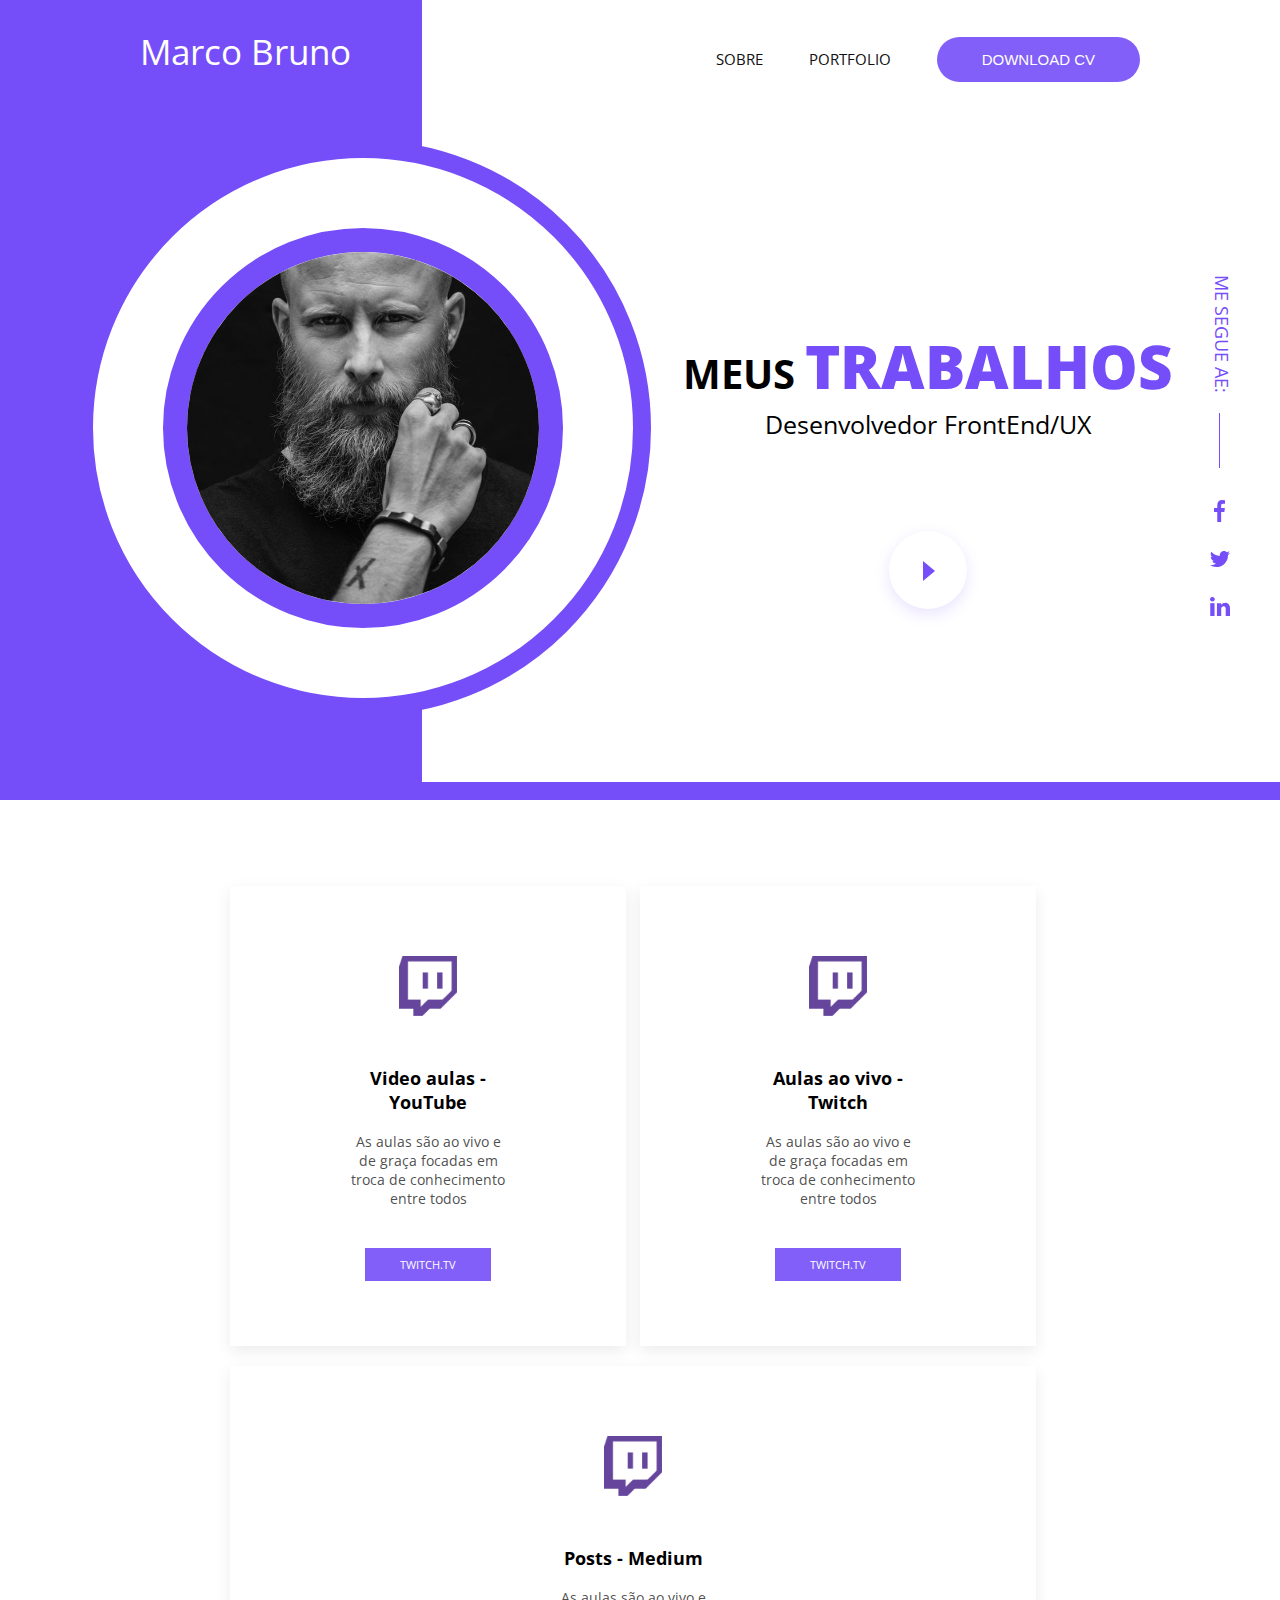
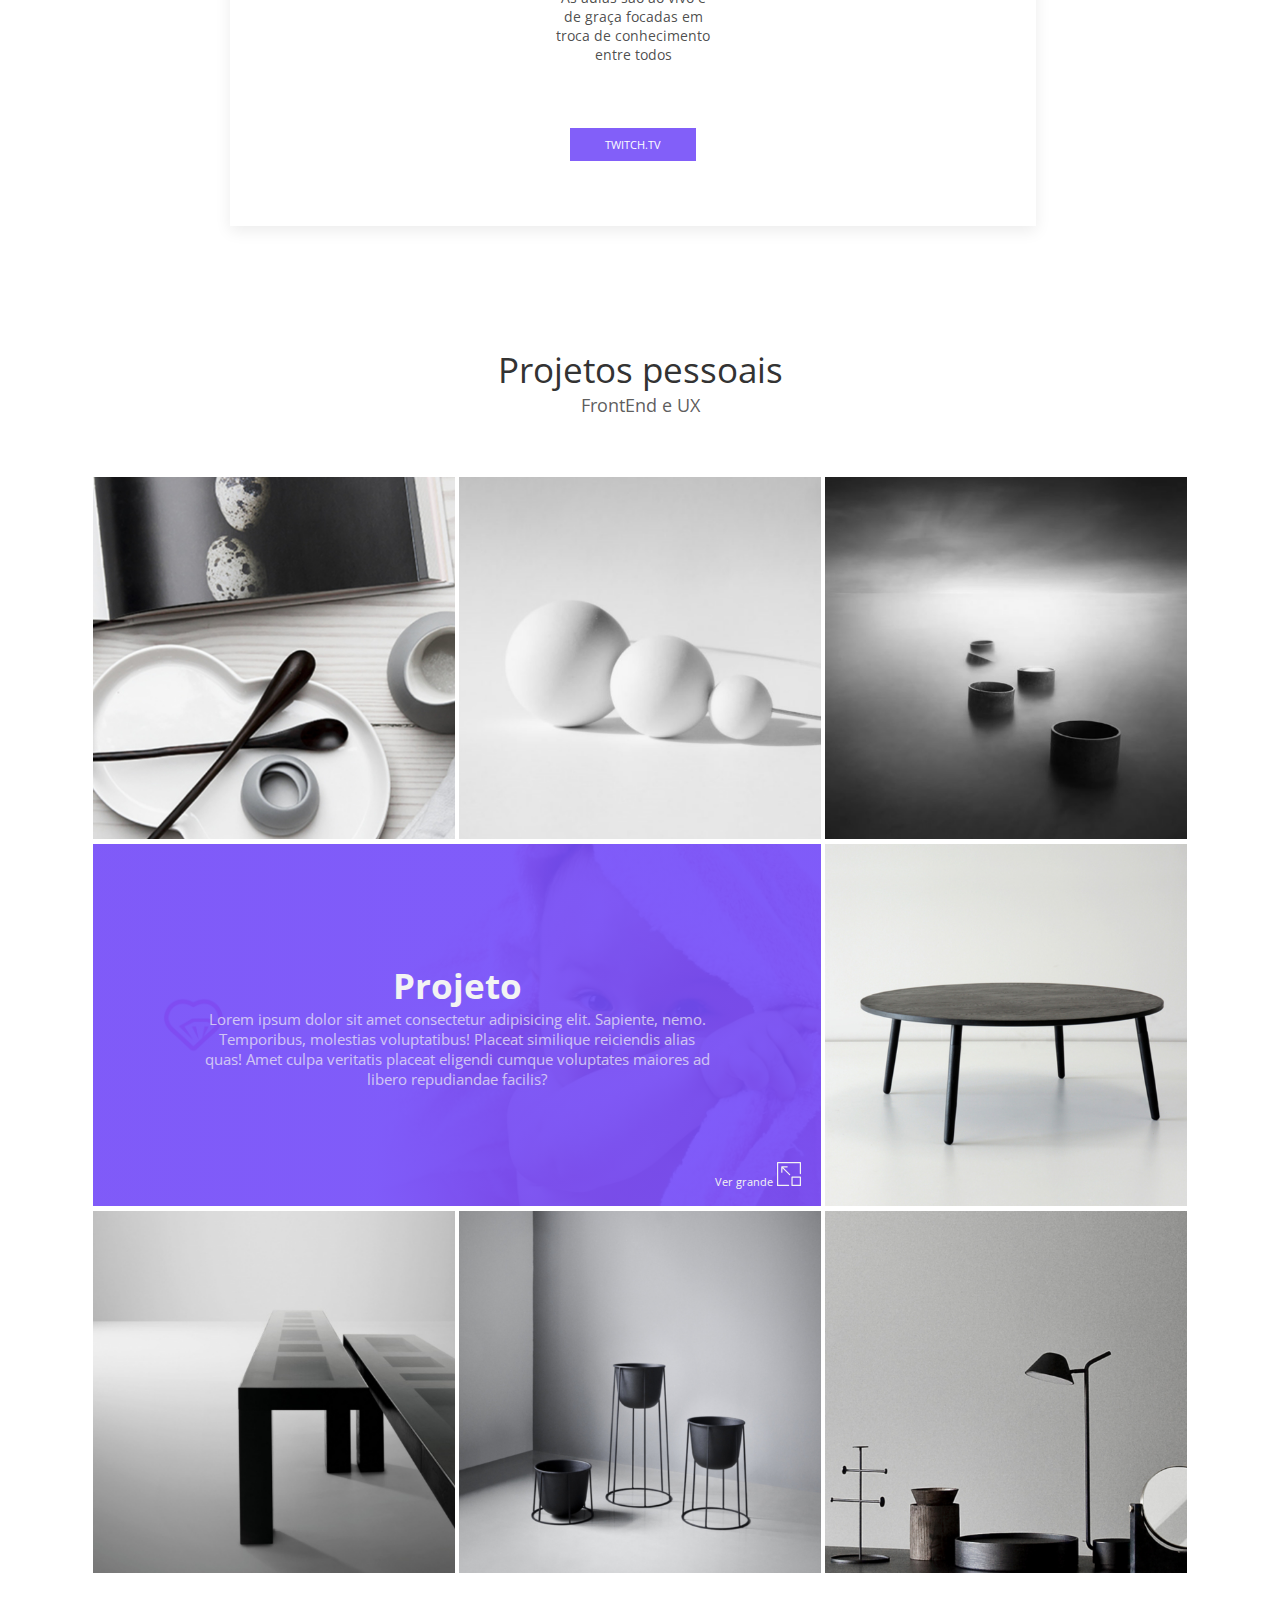
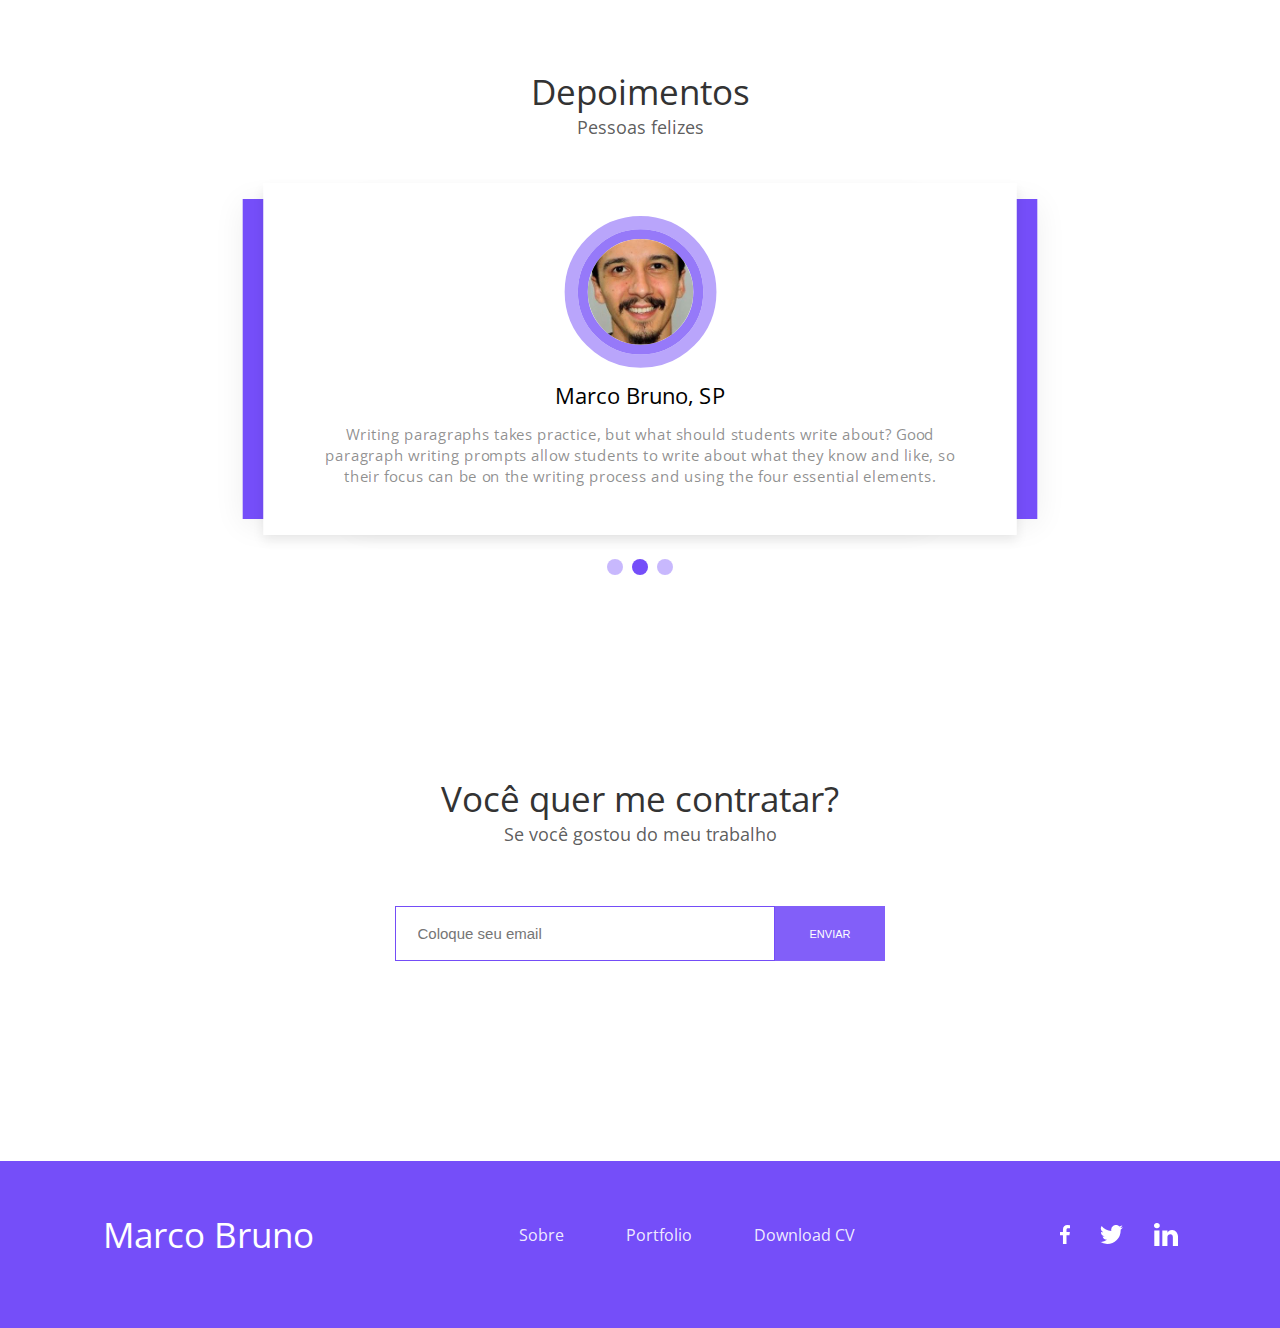
<file: projeto/index.html>
<!DOCTYPE html>
<html lang="pt-BR">

<head>
    <meta charset="UTF-8">
    <meta name="viewport" content="width=device-width, initial-scale=1.0">
    <meta http-equiv="X-UA-Compatible" content="ie=edge">

    <title>Marco Bruno Portifolio</title>

    <link href="https://fonts.googleapis.com/css?family=Open+Sans:400,700|Roboto:400,700" rel="stylesheet">

    <link rel="stylesheet" href="css/settings.css">

    <link rel="stylesheet" href="css/reset.css">
    <link rel="stylesheet" href="css/base.css">

    <link rel="stylesheet" href="css/objects/wrap-featured.css">
    <link rel="stylesheet" href="css/objects/wrap-social.css">
    <link rel="stylesheet" href="css/objects/wrap-channel.css">
    <link rel="stylesheet" href="css/objects/title-featured.css">
    <link rel="stylesheet" href="css/objects/subtitle-featured.css">
    <link rel="stylesheet" href="css/objects/wrap-projects.css">
    <link rel="stylesheet" href="css/objects/main-title.css">
    <link rel="stylesheet" href="css/objects/main-subtitle.css">
    <link rel="stylesheet" href="css/objects/main-figure.css">
    <link rel="stylesheet" href="css/objects/main-msg.css">
    <link rel="stylesheet" href="css/objects/main-logo.css">

    <link rel="stylesheet" href="css/components/main-btn.css">
    <link rel="stylesheet" href="css/components/main-header.css">
    <link rel="stylesheet" href="css/components/avatar-profile.css">
    <link rel="stylesheet" href="css/components/main-menu.css">
    <link rel="stylesheet" href="css/components/play-video.css">
    <link rel="stylesheet" href="css/components/title-rotate.css">
    <link rel="stylesheet" href="css/components/social-media.css">
    <link rel="stylesheet" href="css/components/card-channel.css">
    <link rel="stylesheet" href="css/components/main-card.css">
    <link rel="stylesheet" href="css/components/main-expand.css">
    <link rel="stylesheet" href="css/components/main-carousel.css">
    <link rel="stylesheet" href="css/components/main-form.css">
    <link rel="stylesheet" href="css/components/main-footer.css">
</head>

<body>
    <!-- header>h1{Marco Bruno}+nav>a*3 -->
    <header class="main-header">
        <!-- h1{Marco Bruno} -->
        <h1 class="main-logo">Marco Bruno</h1>

        <!-- nav>a*3 -->
        <nav class="main-menu">
            <a class="item" href="">Sobre</a>
            <a class="item" href="">Portfolio</a>
            <button class="main-btn">Download CV</button>
        </nav>
    </header>
    <section class="wrap-featured">
        <figure class="avatar-profile">
            <img class="photo" src="img/barba.jpg" alt="Foto de rosto do Barba">
        </figure>

        <h1 class="title-featured">
            Meus <strong class="featured">Trabalhos</strong>
        </h1>
        <h2 class="subtitle-featured">Desenvolvedor FrontEnd/UX</h2>

        <!-- a.play-video{Começar o vídeo} -->
        <a href="" class="play-video">
            Começar o vídeo
        </a>

        <!-- section>h1.title-rate{Me segue:}+ul.social-media>li.item*3>a.action -->
        <aside class="wrap-social">
            <h1 class="title-rotate">Me segue ae:</h1>

            <!-- ul>li*3>a -->
            <ul class="social-media">
                <li class="item">
                    <a class="action -facebook" target="_blank" href="http://facebook.com/marco.bruno.br">
                        Facebook
                    </a>
                </li>
                <li class="item">
                    <a class="action -twitter" target="_blank" href="http://twitter.com/marcobrunobr">
                        Twitter
                    </a>
                </li>
                <li class="item">
                    <a class="action -linkedin" target="_blank" href="http://linkedin.com/in/marcobrunobr">
                        Linkedin
                    </a>
                </li>
            </ul>
        </aside>
    </section>

    <section class="wrap-channel">
        <!-- description list -->
        <!-- description title-->
        <!-- define description -->
        <dl class="card-channel">
            <dd class="logo">
                <img src="img/twitch.png" alt="Logo da twitch.tv">
            </dd>
            <dt class="title">Aulas ao vivo - Twitch</dt>
            <dd class="description">As aulas são ao vivo e de graça focadas em troca de conhecimento entre todos</dd>
            <dd class="main-btn -card btn">
                <a href="">Twitch.tv</a>
            </dd>
        </dl>

        <dl class="card-channel">
            <dd class="logo">
                <img src="img/twitch.png" alt="Logo da twitch.tv">
            </dd>
            <dt class="title">Video aulas - YouTube</dt>
            <dd class="description">As aulas são ao vivo e de graça focadas em troca de conhecimento entre todos</dd>
            <dd class="main-btn -card btn">
                <a href="">Twitch.tv</a>
            </dd>
        </dl>

        <dl class="card-channel">
            <dd class="logo">
                <img src="img/twitch.png" alt="Logo da twitch.tv">
            </dd>
            <dt class="title">Posts - Medium</dt>
            <dd class="description">As aulas são ao vivo e de graça focadas em troca de conhecimento entre todos</dd>
            <dd class="main-btn -card btn">
                <a href="">Twitch.tv</a>
            </dd>
        </dl>
    </section>

    <section class="wrap-projects">
        <h1 class="main-title">Projetos pessoais</h1>
        <h2 class="main-subtitle">FrontEnd e UX</h2>

        <img class="main-figure" src="img/first.jpg" alt="Exemplo">
        <img class="main-figure" src="img/second.jpg" alt="Exemplo">
        <img class="main-figure" src="img/third.jpg" alt="Exemplo">

        <article class="main-card">
            <div class="content">
                <h1 class="title">Projeto</h1>
                <p class="description">Lorem ipsum dolor sit amet consectetur adipisicing elit. Sapiente, nemo. Temporibus,
                    molestias voluptatibus! Placeat similique reiciendis alias quas! Amet culpa veritatis placeat eligendi
                    cumque voluptates maiores ad libero repudiandae facilis?</p>
            </div>

            <figure class="main-expand">
                <figcaption class="subtitle">Ver grande</figcaption>
                <img class="picture" src="img/expand.svg" alt="Icone para ver a imagem full">
            </figure>
        </article>

        <img class="main-figure" src="img/fourth.jpg" alt="Exemplo">
        <div>
            <img class="main-figure" src="img/fifth.jpg" alt="Exemplo">
            <img class="main-figure" src="img/sixth.jpg" alt="Exemplo">
            <img class="main-figure" src="img/seventh.jpg" alt="Exemplo">
        </div>
    </section>

    <section>
        <h1 class="main-title">Depoimentos</h1>
        <h2 class="main-subtitle">Pessoas felizes</h2>

        <div class="main-carousel">
            <ol class="cards">
                <li id="first" class="card -left">
                    <figure>
                        <div class="wrapPicture">
                            <img class="picture" src="img/avatar.jpg" alt="Foto do Marco">
                        </div>
                        <figcaption class="name">Marco Bruno, SP</figcaption>
                    </figure>
                    <p class="testimony">
                        Writing paragraphs takes practice, but what should students write about? Good paragraph writing prompts allow students to
                        write about what they know and like, so their focus can be on the writing process and using the four
                        essential elements.
                    </p>
                </li>
                <li id="second" class="card -isActive">
                    <figure>
                        <div class="wrapPicture">
                            <img class="picture" src="img/avatar.jpg" alt="Foto do Marco">
                        </div>
                        <figcaption class="name">Marco Bruno, SP</figcaption>
                    </figure>
                    <p class="testimony">
                        Writing paragraphs takes practice, but what should students write about? Good paragraph writing prompts allow students to
                        write about what they know and like, so their focus can be on the writing process and using the four
                        essential elements.
                    </p>
                </li>
                <li id="third" class="card -right">
                    <figure>
                        <div class="wrapPicture">
                            <img class="picture" src="img/avatar.jpg" alt="Foto do Marco">
                        </div>
                        <figcaption class="name">Marco Bruno, SP</figcaption>
                    </figure>
                    <p class="testimony">
                        Writing paragraphs takes practice, but what should students write about? Good paragraph writing prompts allow students to
                        write about what they know and like, so their focus can be on the writing process and using the four
                        essential elements.
                    </p>
                </li>
            </ol>

            <ol class="bullets">
                <li class="bullet">
                    <a href="#first">Primeiro</a>
                </li>
                <li class="bullet -isActive">
                    <a href="#second">Segundo</a>
                </li>
                <li class="bullet">
                    <a href="#third">Terceiro</a>
                </li>
            </ol>
        </div>
    </section>

    <section>
        <h1 class="main-title">Você quer me contratar?</h1>
        <h2 class="main-subtitle">Se você gostou do meu trabalho</h2>

        <form action="" class="main-form">
            <input type="text" class="input" placeholder="Coloque seu email">
            <input type="submit" value="Enviar" class="main-btn -card btn">
        </form>
    </section>

    <!-- footer.main-footer>h1.main-logo+(nav.navigation>a.action*3)ul.social>li.item*3>a -->
    <footer class="main-footer">
        <h1 class="main-logo">Marco Bruno</h1>

        <nav class="navigation">
            <a href="" class="action">Sobre</a>
            <a href="" class="action">Portfolio</a>
            <a href="" class="action">Download CV</a>
        </nav>

        <ul class="social">
            <li class="item">
                <a class="link" href="http://facebook.com/marco.bruno.br">Facebook do Marco Bruno</a>
            </li>
            <li class="item">
                <a class="link" href="http://twitter.com/marcobrunobr">Twitter do Marco Bruno</a>
            </li>
            <li class="item">
                <a class="link" href="http://linkedin.com/in/marcobrunobr">Linkedin do Marco Bruno</a>
            </li>
        </ul>
    </footer>

    <script src="js/component/main-expand.js"></script>
    <script src="js/component/main-carousel.js"></script>
    <script src="js/component/main-form.js"></script>
</body>

</html>
</file>
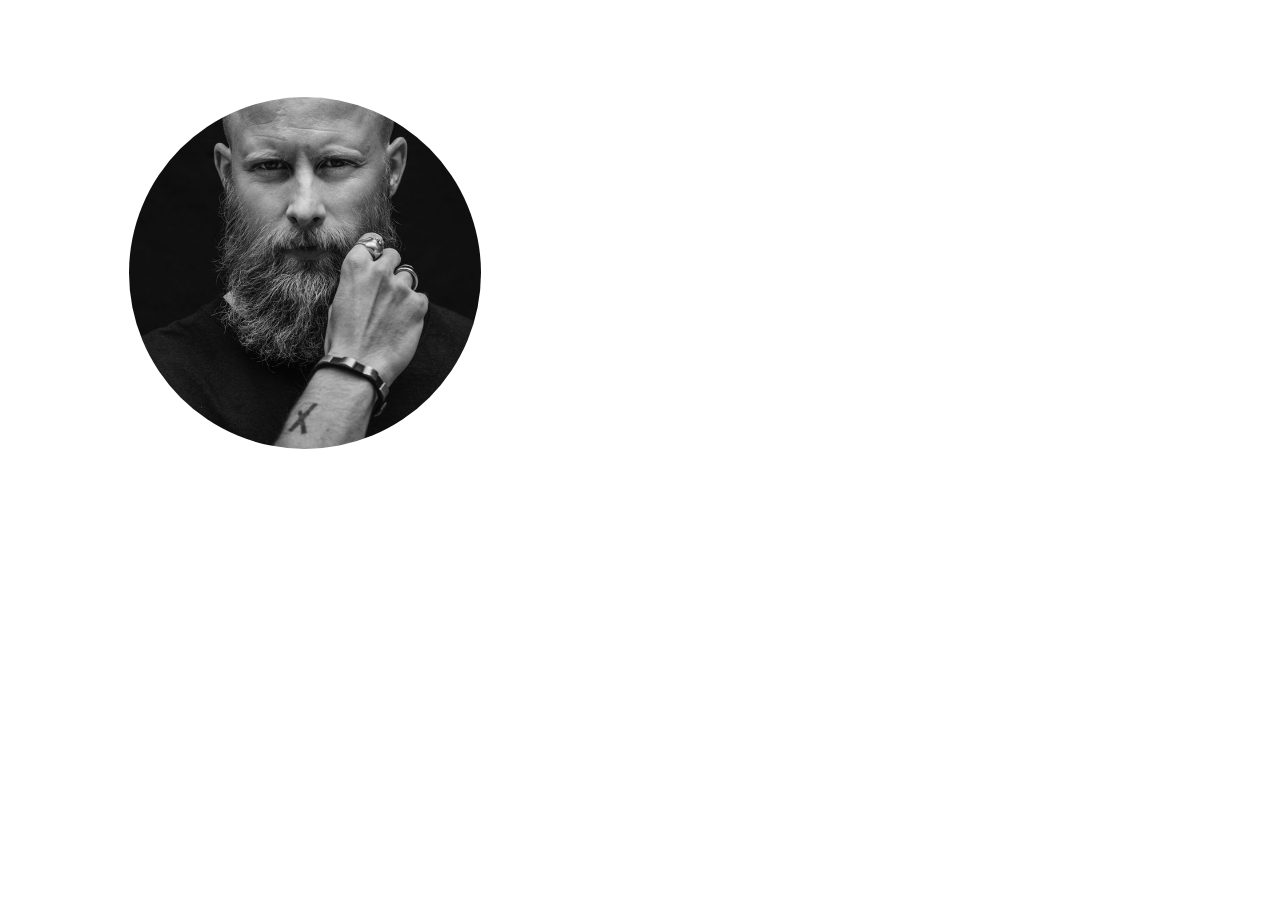
<file: explicacoes/bola/bola.html>
<!DOCTYPE html>
<html lang="en">
<head>
    <meta charset="UTF-8">
    <meta name="viewport" content="width=device-width, initial-scale=1.0">
    <meta http-equiv="X-UA-Compatible" content="ie=edge">

    <title>Exemplo da bola com barba</title>

    <link rel="stylesheet" href="bola.css">
</head>
<body>
    <!-- img[src=barba.jpg alt="Foto de um homem bonitão com Barba"] -->

    <figure>
        <img src="barba.jpg" alt="Foto de um homem bonitão com Barba">
    </figure>
</body>
</html>
</file>
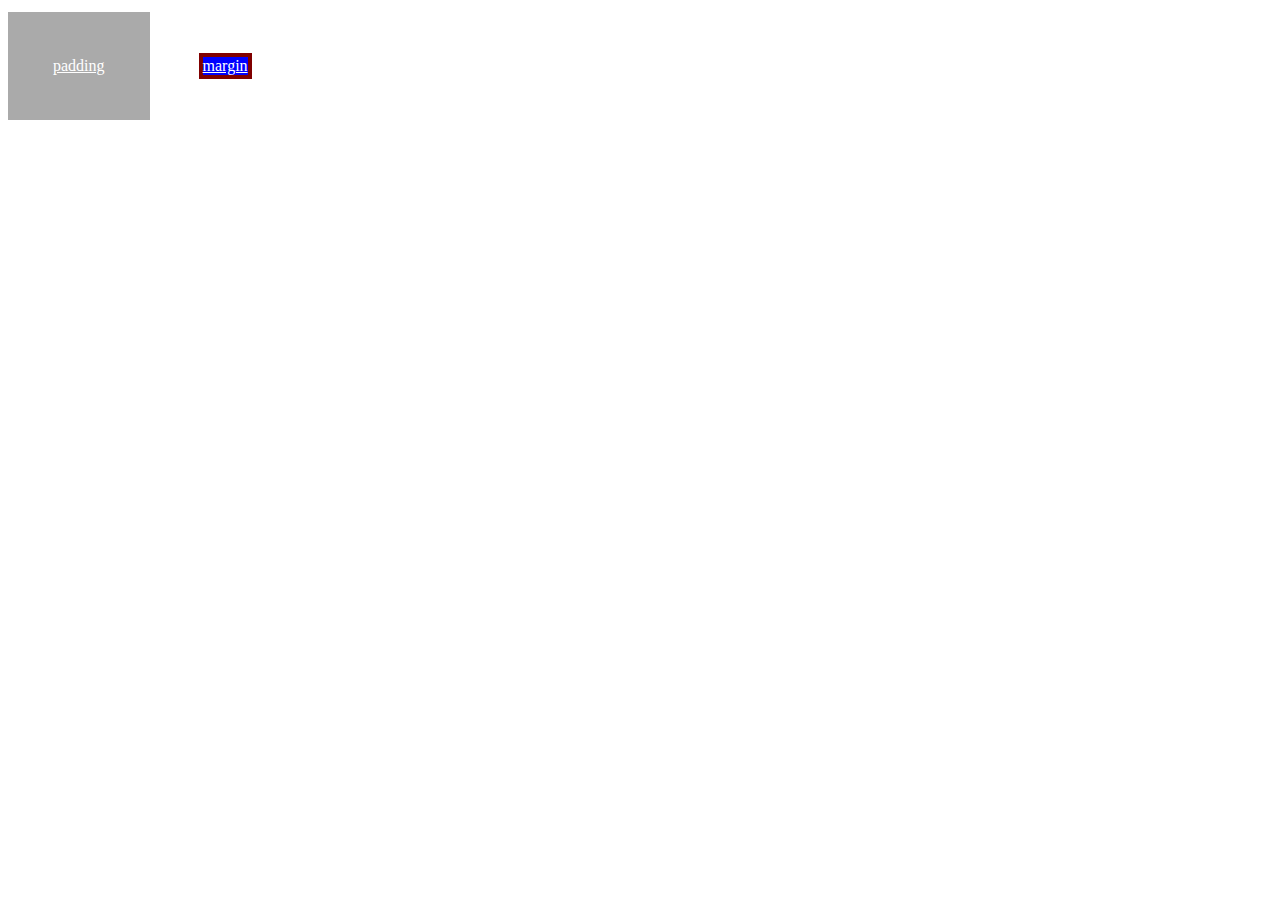
<file: explicacoes/padding-margin/padding-margin.html>
<!DOCTYPE html>
<html lang="en">
<head>
    <meta charset="UTF-8">
    <meta name="viewport" content="width=device-width, initial-scale=1.0">
    <meta http-equiv="X-UA-Compatible" content="ie=edge">

    <title>Explicação de padding e margin</title>

    <link rel="stylesheet" href="padding-margin.css">
</head>
<body>
    <a id="padding" href="">padding</a>

    <a id="margin" href="">margin</a>
</body>
</html>
</file>
<file: explicacoes/px-em-%-rem-vh-vw/medidas.html>
<!DOCTYPE html>
<html lang="en">
<head>
    <meta charset="UTF-8">
    <meta name="viewport" content="width=device-width, initial-scale=1.0">
    <meta http-equiv="X-UA-Compatible" content="ie=edge">
    <title>Explicação de medidas</title>

    <link rel="stylesheet" href="medidas.css">
</head>
<body>
    <header>
        <h1>Oi</h1>
    </header>
</body>
</html>
</file>
<file: projeto/css/settings.css>
:root {
  --primary-color: #754ef9;
}
</file>
<file: projeto/css/base.css>
body {
    font-family: 'Open sans', sans-serif;
}
</file>
<file: projeto/css/objects/wrap-featured.css>
.wrap-featured {
  position: relative;
  background-image: linear-gradient(to right, var(--primary-color) 33%, #fff 0);
  border-bottom: 18px solid var(--primary-color);
  box-sizing: border-box;
  padding: 140px 75px 0;
  text-align: center;
  height: 800px;
}
</file>
<file: projeto/css/objects/wrap-social.css>
.wrap-social {
    position: absolute;
    right: 50px;
    top: 250px;
}
</file>
<file: projeto/css/objects/wrap-channel.css>
.wrap-channel {
    text-align: center;
    padding: 86px 230px 100px;

    display: flex;
    justify-content: center;
    flex-wrap: wrap;
    flex-direction: row-reverse;
}
</file>
<file: projeto/css/objects/title-featured.css>
.title-featured {
  font-size: 40px;
  text-transform: uppercase;
  margin-top: 185px;
  text-align: center;
}

.title-featured .featured {
  font-size: 60px;
  color: var(--primary-color);
}
</file>
<file: projeto/css/objects/subtitle-featured.css>
.subtitle-featured {
    font-weight: 400;
    font-size: 25px;
    text-align: center;
    margin-bottom: 90px;
}
</file>
<file: projeto/css/objects/wrap-projects.css>
.wrap-projects {
  text-align: center;
  margin-bottom: 90px;
}
</file>
<file: projeto/css/objects/main-title.css>
.main-title {
  font-size: 35px;
  font-weight: normal;
  color: #333;
  text-align: center;
}
</file>
<file: projeto/css/objects/main-subtitle.css>
.main-subtitle {
  font-weight: normal;
  font-size: 18px;
  text-align: center;
  color: rgba(51, 51, 51, 0.8);
  margin-bottom: 60px;
}
</file>
<file: projeto/css/objects/main-figure.css>
.main-figure {
  width: 362px;
}
</file>
<file: projeto/css/objects/main-msg.css>
.main-msg {
  margin-top: 8px;
  display: block;
  width: 100%;
  text-align: center;
  font-size: 14px;
}

.-error {
  color: #ee5253;
}

.-success {
  color: #44bd32;
}
</file>
<file: projeto/css/objects/main-logo.css>
.main-logo {
  font-size: 35px;
  font-weight: 400;
  display: inline-block;
  color: #fff;
}
</file>
<file: projeto/css/components/main-btn.css>
/* #btn = procurando no HTML uma tag que tenha o atributo id com o valor btn */
/* .btn = prpcurando todos as tags que tem o atributo class com o valor btn dentro dela */
.main-btn {
  display: inline-block;
  padding: 14px 45px 14px 45px;
  border-radius: 100px;
  margin-right: 0;
  background-color: var(--primary-color);
  color: #ffffff;
  text-transform: uppercase;
  text-decoration: none;
  opacity: 0.9;
  cursor: pointer;
  font-size: 15px;
}

.main-btn:hover {
  opacity: 1;
}

.main-btn.-card {
  border-radius: 0;
  padding: 9px 35px;
  font-size: 11px;
}

.main-btn a {
  color: inherit;
  text-decoration: inherit;
}
</file>
<file: projeto/css/components/main-header.css>
.main-header {
  text-align: justify;
  position: absolute;
  box-sizing: border-box;
  padding-top: 28px;
  padding-left: 140px;
  padding-right: 140px;
  width: 100%;
  height: 100px;
  z-index: 1;
}

.main-header::after {
  content: "";
  display: inline-block;
  width: 100%;
}
</file>
<file: projeto/css/components/avatar-profile.css>
.avatar-profile {
  display: inline-block;
  border-radius: 50%;
  padding: 70px;
  border: 18px solid var(--primary-color);
  float: left;
  background-color: #fff;
}

.avatar-profile .photo {
  width: 352px;
  height: 352px;
  object-fit: cover;
  border-radius: 50%;
  border: 24px solid var(--primary-color);
  float: left;
}
</file>
<file: projeto/css/components/main-menu.css>
.main-menu {
    display: inline-block;
}

.main-menu .item {
    font-size: 15px;
    color: #101010;
    text-decoration: none;
    text-transform: uppercase;
    margin-right: 42px;
}
</file>
<file: projeto/css/components/play-video.css>
.play-video {
  display: inline-block;
  position: relative;
  width: 78px;
  height: 78px;
  border-radius: 50%;

  background-color: #fff;
  box-shadow: 0 5px 15px 0 rgba(117, 78, 249, 0.16);

  text-indent: -9999px;
}

.play-video::before {
  content: "";
  border-style: solid;
  border-width: 10px 12px;
  border-color: transparent transparent transparent var(--primary-color);

  width: 0;
  height: 0;
  position: absolute;
  top: 30px;
  left: 34px;
}
</file>
<file: projeto/css/components/title-rotate.css>
.title-rotate {
  position: absolute;
  top: 0;
  left: 0;
  font-weight: 400;
  font-size: 18px;
  color: var(--primary-color);
  text-transform: uppercase;
  transform-origin: left bottom;
  transform: rotate(90deg);
  width: 224px;
}

.title-rotate::after {
  content: "";
  display: inline-block;
  height: 1px;
  width: 55px;
  background-color: var(--primary-color);
  vertical-align: middle;
  margin-left: 20px;
  margin-right: 30px;
}
</file>
<file: projeto/css/components/social-media.css>
.social-media {
    padding-top: 250px;
}

.social-media .item:not(:last-child) {
    margin-bottom: 26px;
}

.social-media .action {
    display: block;
    text-indent: -9999px;

    background-repeat: no-repeat;
    background-position: center;
    width: 20px;
}

.social-media .-facebook {
    background-image: url(../../img/facebook.svg);
}

.social-media .-twitter {
    background-image: url(../../img/twitter.svg);
}

.social-media .-linkedin {
    background-image: url(../../img/linkedin.svg);
}
</file>
<file: projeto/css/components/card-channel.css>
.card-channel {
    display: inline-block;
    box-sizing: border-box;
    width: 290px;
    flex-basis: 290px;
    min-width: 270px;
    height: 460px;
    padding-top: 70px;
    padding-bottom: 65px;
    background-color: #ffffff;
    box-shadow: 0 5px 15px 0 rgba(0, 0, 0, 0.08);
    text-align: center;
    position: relative;
    flex-grow: 1;
    margin-right: 14px;
    margin-bottom: 20px;
}

.card-channel .logo {
    height: 60px;
    margin-bottom: 50px;
}

.card-channel .logo img {
    height: 100%;
}

.card-channel .title,
.card-channel .description {
    width: 160px;
    margin-left: auto;
    margin-right: auto;
}

.card-channel .title {
    font-weight: 700;
    font-size: 18px;
    margin-bottom: 18px;
}

.card-channel .description {
    font-size: 14px;
    color: rgba(32, 32, 32, .8);
}

.card-channel .btn {
    position: absolute;
    bottom: 65px;
    left: 50%;
    transform: translateX(-50%)
}
</file>
<file: projeto/css/components/main-card.css>
.main-card {
  display: inline-block;
  position: relative;
  background-color: rgb(117, 78, 249);
  background-image: linear-gradient(
      rgba(117, 78, 249, 0.92),
      rgba(117, 78, 249, 0.92)
    ),
    url(../../img/baby.jpg);
  background-size: cover;
  background-repeat: no-repeat;
  width: 728px;
  height: 362px;
  vertical-align: top;
  color: #f3f3f3;
  transform-origin: left center;
  transform: scale(1);

  transition: transform 200ms linear;
}

.main-card.-isActive {
  transform: scale(1.502);
}

.main-card .content {
  position: absolute;
  top: 50%;
  left: 50%;
  transform: translate(-50%, -50%);
  width: 510px;
}

.main-card .title {
  font-size: 35px;
}

.main-card .description {
  font-size: 15px;
  opacity: 0.7;
}
</file>
<file: projeto/css/components/main-expand.css>
.main-expand {
  position: absolute;
  bottom: 15px;
  right: 20px;
  cursor: pointer;
}

.main-expand > .subtitle {
  font-size: 11px;
  display: inline;
  vertical-align: baseline;
}

.main-expand > .picture {
  width: 24px;
}
</file>
<file: projeto/css/components/main-carousel.css>
.main-carousel .cards {
  position: relative;
  height: 320px;
  margin-bottom: 40px;
}
.main-carousel .card {
  box-sizing: border-box;
  padding-top: 30px;
  padding-bottom: 40px;
  width: 685px;
  height: 100%;
  background-color: var(--primary-color);
  position: absolute;
  left: 50%;
  transform-origin: left center;
  transform: translateX(-50%);
  font-size: 40px;
  text-align: center;
  box-shadow: 0 5px 30px 0 rgba(0, 0, 0, 0.07);

  transition: transform 400ms linear;
}

.main-carousel .card.-left {
  transform: translateX(-58%);
}
.main-carousel .card.-right {
  transform: translateX(-42%);
}
.main-carousel .card.-isActive {
  background-color: #fff;
  transform: scale(1.1) translateX(-50%);
  z-index: 1;
  box-shadow: 0 5px 10px 0 rgba(0, 0, 0, 0.08);
}

.main-carousel .wrapPicture {
  display: inline-block;
  border: 12px solid #b9a5fb;
  border-radius: 50%;
}

.main-carousel .picture {
  width: 96px;
  height: 96px;
  border-radius: 50%;
  border: 9px solid #9679f9;
  float: left;
}

.main-carousel .name {
  font-size: 20px;
  margin-bottom: 12px;
}

.main-carousel .testimony {
  font-size: 14px;
  color: rgba(32, 32, 32, 0.5);
  max-width: 600px;
  margin: 0 auto;
}

.main-carousel .bullets {
  text-align: center;
}

.main-carousel .bullet {
  display: inline-block;
  width: 16px;
  height: 16px;
  background-color: var(--primary-color);
  opacity: 0.4;
  text-indent: -9999px;
  border-radius: 50%;
  margin-bottom: 200px;
  cursor: pointer;

  transition: opacity 200ms linear;
}

.main-carousel .bullet:not(:last-child) {
  margin-right: 5px;
}

.main-carousel .bullet.-isActive {
  opacity: 1;
}
</file>
<file: projeto/css/components/main-form.css>
.main-form {
  margin-bottom: 200px;
  display: flex;
  justify-content: center;
  flex-wrap: wrap;
}

.main-form .input {
  box-sizing: border-box;
  width: 380px;
  height: 55px;
  padding-left: 22px;
  padding-right: 22px;
  border: 1px solid #744df7;
  font-size: 15px;
  color: rgba(24, 24, 24, 0.8);
}

.main-form .btn {
  height: 55px;
}
</file>
<file: projeto/css/components/main-footer.css>
.main-footer {
  background-color: var(--primary-color);
  color: rgba(255, 255, 255, 0.9);
  display: flex;
  align-items: center;
  justify-content: space-around;
  padding-top: 50px;
  padding-bottom: 70px;
}

.main-footer .action {
  color: inherit;
  text-decoration: none;
}
.main-footer .action:not(:last-child) {
  margin-right: 58px;
}

.main-footer > .social {
  display: flex;
  align-items: center;
}

.main-footer .item:not(:last-child) {
  margin-right: 30px;
}

.main-footer .link {
  display: block;
  background-repeat: no-repeat;
  text-indent: -9999px;
}

.main-footer .link[href*="facebook"] {
  width: 10px;
  height: 20px;
  background-image: url(../../img/facebook-white.svg);
}

.main-footer .link[href*="twitter"] {
  width: 24px;
  height: 19px;
  background-image: url(../../img/twitter-white.svg);
}

.main-footer .link[href*="linkedin"] {
  width: 24px;
  height: 23px;
  background-image: url(../../img/linkedin-white.svg);
}
</file>
<file: explicacoes/bola/bola.css>
figure {
  background-color: #fff;
  border: 15px solid var(--primary-color);
  border-radius: 50%;
  width: 514px;
  height: 514px;
  position: relative;
}

img {
  /* w352+h352 => forma de gerar widht e height com emmet */
  border: 15px solid var(--primary-color);
  width: 352px;
  height: 352px;
  border-radius: 50%;
  position: absolute;
  top: 50%;
  left: 50%;

  transform: translateY(-50%) translateX(-50%);
}
</file>
<file: explicacoes/padding-margin/padding-margin.css>
a {
    color: #ffffff;
}

/* no developer o que aparece na cor roxa é padding */ 
#padding {
    display: inline-block;
    background-color: #AAA;
    /* padding-left: 45px;
    padding-right: 45px;
    padding-top: 14px;
    padding-bottom: 14px; */

    /* padding: top right bottom left; */
    padding: 14px 45px 14px 45px;

    /* padding: top/bottom right/left */
    padding: 14px 45px;

    /* padding: top right/left bottom*/
    padding: 14px 45px 14px;

    /* padding: top/right/bottom/left */
    padding: 45px;
}

/* no developer o que aparece na cor amarela e margin */
#margin {
    display: inline-block;
    background-color: blue;
    border: 4px solid maroon;
    /* margin-left: 45px;
    margin-right: 45px;
    margin-top: 14px;
    margin-bottom: 14px; */

    /* margin: top right bottom left; */
    margin: 14px 45px 14px 45px;

    /* margin: top/bottom right/left */
    margin: 14px 45px;

    /* margin: top right/left bottom*/
    margin: 14px 45px 14px;

    /* margin: top/right/bottom/left */
    margin: 45px;
}
</file>
<file: explicacoes/px-em-%-rem-vh-vw/medidas.css>
header {
    font-size: 50px;
}

h1 {
    font-size: .5em;
    background-color: red;
    height: 4em;
    width: 4em;
}

/* EM é um multiplicador da unidade que foi definida no font-size do elemento pai quando utilizado na propriedade font-size
    se você utilizar no height o que é pego como referencia é proprio font-size do elemento onde você está definindo o height */
</file>
